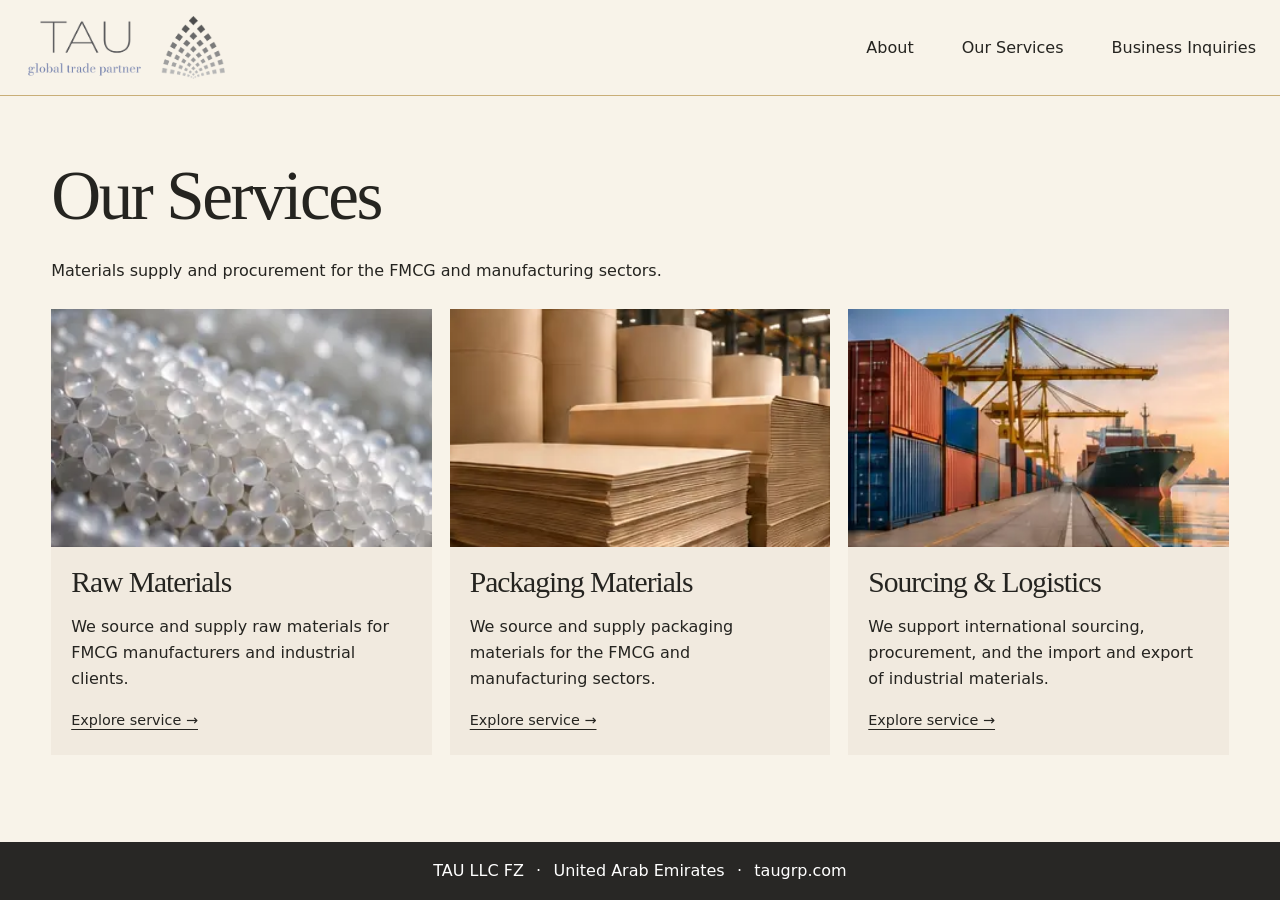
<file: services/index.html>
<!doctype html>
<html lang="en"><head><meta charset="utf-8"><meta name="viewport" content="width=device-width, initial-scale=1">
<title>Our Services | TAU LLC FZ</title><link rel="stylesheet" href="../assets/site.css"></head>
<body><header><div class="wrap nav"><a href="../"><img width="205" src="../assets/logo.png" alt="TAU, global trade partner"></a>
<nav aria-label="Main navigation"><a href="../#about">About</a><a href="../services/">Our Services</a><a href="../#inquiries">Business Inquiries</a></nav></div></header>
<main><section class="wrap section"><h1>Our Services</h1><p>Materials supply and procurement for the FMCG and manufacturing sectors.</p><div class="cards"><a class="card" href="../services/raw-materials/"><img src="../assets/raw-materials.webp" alt=""><div><h3>Raw Materials</h3><p>We source and supply raw materials for FMCG manufacturers and industrial clients.</p><span class="more">Explore service →</span></div></a><a class="card" href="../services/packaging-materials/"><img src="../assets/packaging-materials.webp" alt=""><div><h3>Packaging Materials</h3><p>We source and supply packaging materials for the FMCG and manufacturing sectors.</p><span class="more">Explore service →</span></div></a><a class="card" href="../services/sourcing-logistics/"><img src="../assets/sourcing-logistics.webp" alt=""><div><h3>Sourcing & Logistics</h3><p>We support international sourcing, procurement, and the import and export of industrial materials.</p><span class="more">Explore service →</span></div></a></div></section></main><footer>TAU LLC FZ <span>·</span> United Arab Emirates <span>·</span> taugrp.com</footer></body></html>
</file>
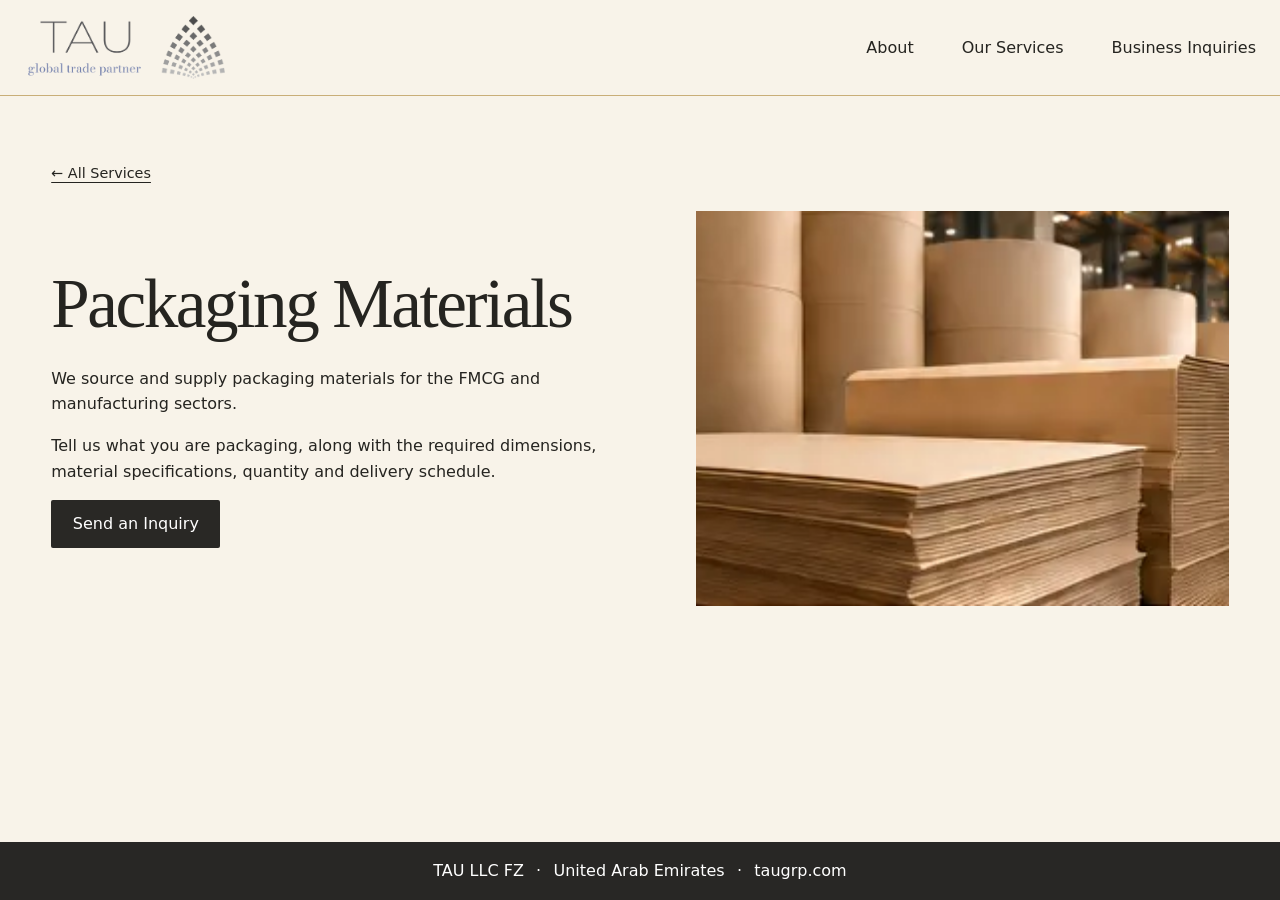
<file: services/packaging-materials/index.html>
<!doctype html>
<html lang="en"><head><meta charset="utf-8"><meta name="viewport" content="width=device-width, initial-scale=1">
<title>Packaging Materials | TAU LLC FZ</title><link rel="stylesheet" href="../../assets/site.css"></head>
<body><header><div class="wrap nav"><a href="../../"><img width="205" src="../../assets/logo.png" alt="TAU, global trade partner"></a>
<nav aria-label="Main navigation"><a href="../../#about">About</a><a href="../../services/">Our Services</a><a href="../../#inquiries">Business Inquiries</a></nav></div></header>
<main><section class="wrap section"><a class="more" href="../../services/">← All Services</a>
<div class="detail"><div><h1>Packaging Materials</h1><p>We source and supply packaging materials for the FMCG and manufacturing sectors.</p><p>Tell us what you are packaging, along with the required dimensions, material specifications, quantity and delivery schedule.</p>
<a class="button" href="../../?service=packaging-materials#inquiries">Send an Inquiry</a></div>
<img src="../../assets/packaging-materials.webp" alt=""></div></section></main><footer>TAU LLC FZ <span>·</span> United Arab Emirates <span>·</span> taugrp.com</footer></body></html>
</file>
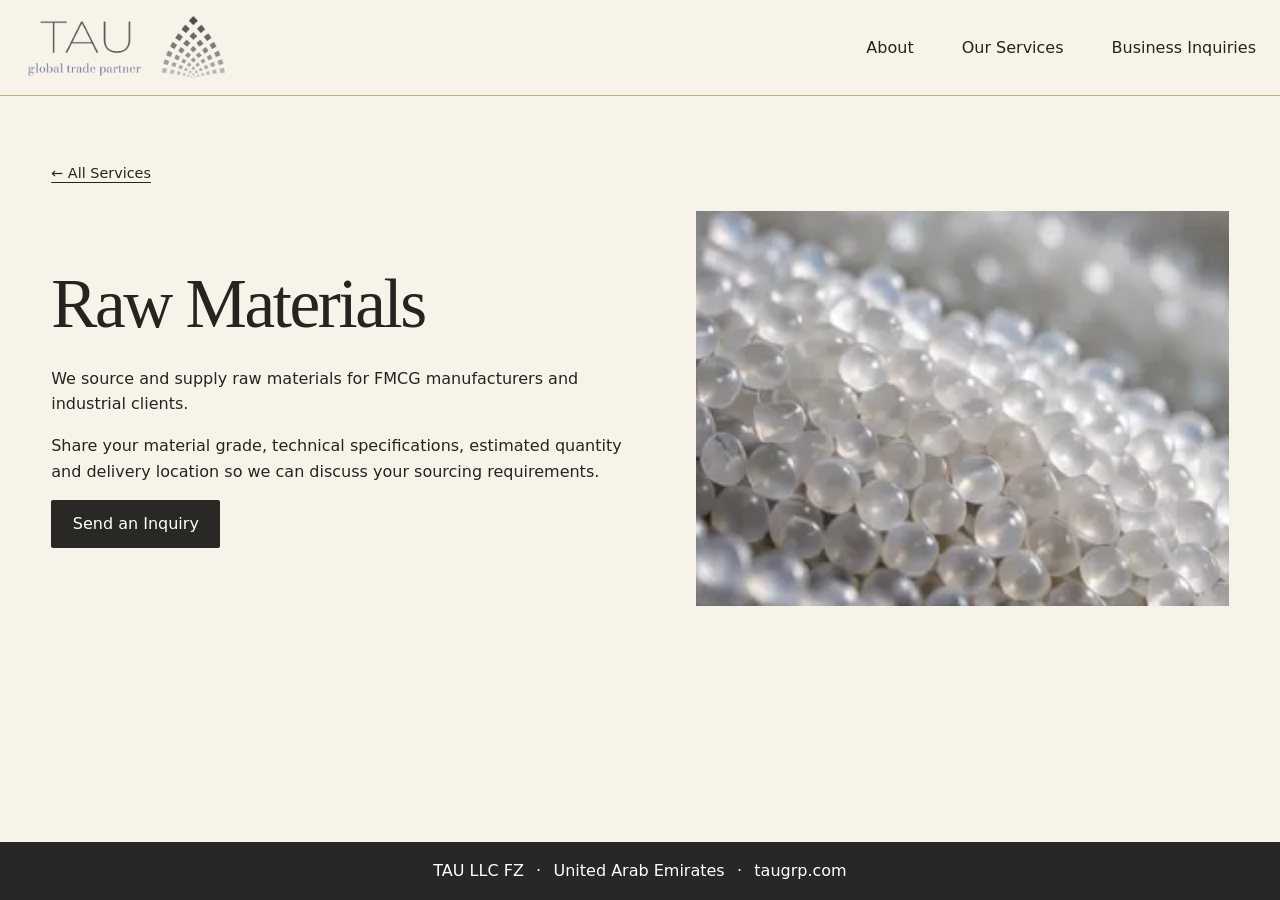
<file: services/raw-materials/index.html>
<!doctype html>
<html lang="en"><head><meta charset="utf-8"><meta name="viewport" content="width=device-width, initial-scale=1">
<title>Raw Materials | TAU LLC FZ</title><link rel="stylesheet" href="../../assets/site.css"></head>
<body><header><div class="wrap nav"><a href="../../"><img width="205" src="../../assets/logo.png" alt="TAU, global trade partner"></a>
<nav aria-label="Main navigation"><a href="../../#about">About</a><a href="../../services/">Our Services</a><a href="../../#inquiries">Business Inquiries</a></nav></div></header>
<main><section class="wrap section"><a class="more" href="../../services/">← All Services</a>
<div class="detail"><div><h1>Raw Materials</h1><p>We source and supply raw materials for FMCG manufacturers and industrial clients.</p><p>Share your material grade, technical specifications, estimated quantity and delivery location so we can discuss your sourcing requirements.</p>
<a class="button" href="../../?service=raw-materials#inquiries">Send an Inquiry</a></div>
<img src="../../assets/raw-materials.webp" alt=""></div></section></main><footer>TAU LLC FZ <span>·</span> United Arab Emirates <span>·</span> taugrp.com</footer></body></html>
</file>
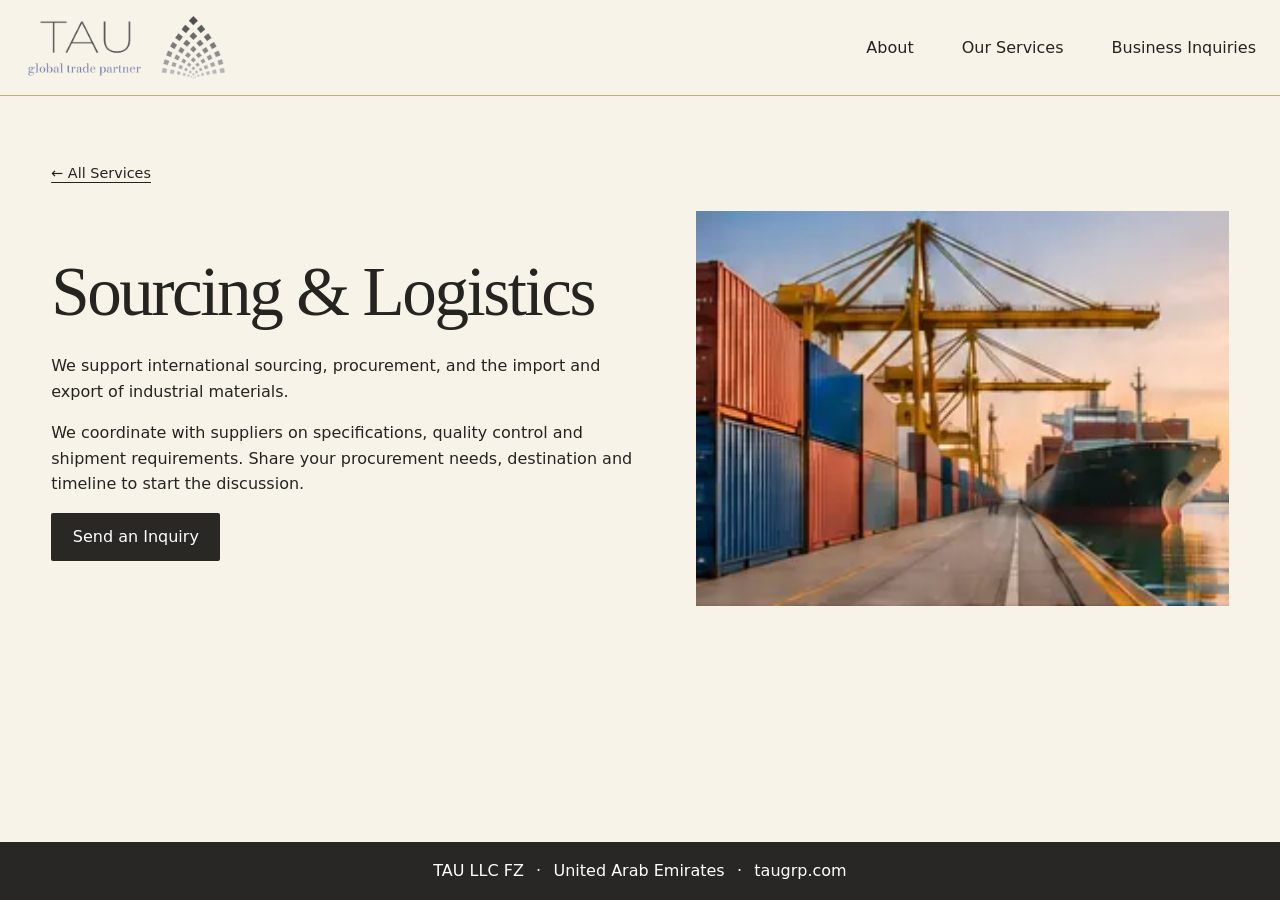
<file: services/sourcing-logistics/index.html>
<!doctype html>
<html lang="en"><head><meta charset="utf-8"><meta name="viewport" content="width=device-width, initial-scale=1">
<title>Sourcing & Logistics | TAU LLC FZ</title><link rel="stylesheet" href="../../assets/site.css"></head>
<body><header><div class="wrap nav"><a href="../../"><img width="205" src="../../assets/logo.png" alt="TAU, global trade partner"></a>
<nav aria-label="Main navigation"><a href="../../#about">About</a><a href="../../services/">Our Services</a><a href="../../#inquiries">Business Inquiries</a></nav></div></header>
<main><section class="wrap section"><a class="more" href="../../services/">← All Services</a>
<div class="detail"><div><h1>Sourcing & Logistics</h1><p>We support international sourcing, procurement, and the import and export of industrial materials.</p><p>We coordinate with suppliers on specifications, quality control and shipment requirements. Share your procurement needs, destination and timeline to start the discussion.</p>
<a class="button" href="../../?service=sourcing-logistics#inquiries">Send an Inquiry</a></div>
<img src="../../assets/sourcing-logistics.webp" alt=""></div></section></main><footer>TAU LLC FZ <span>·</span> United Arab Emirates <span>·</span> taugrp.com</footer></body></html>
</file>
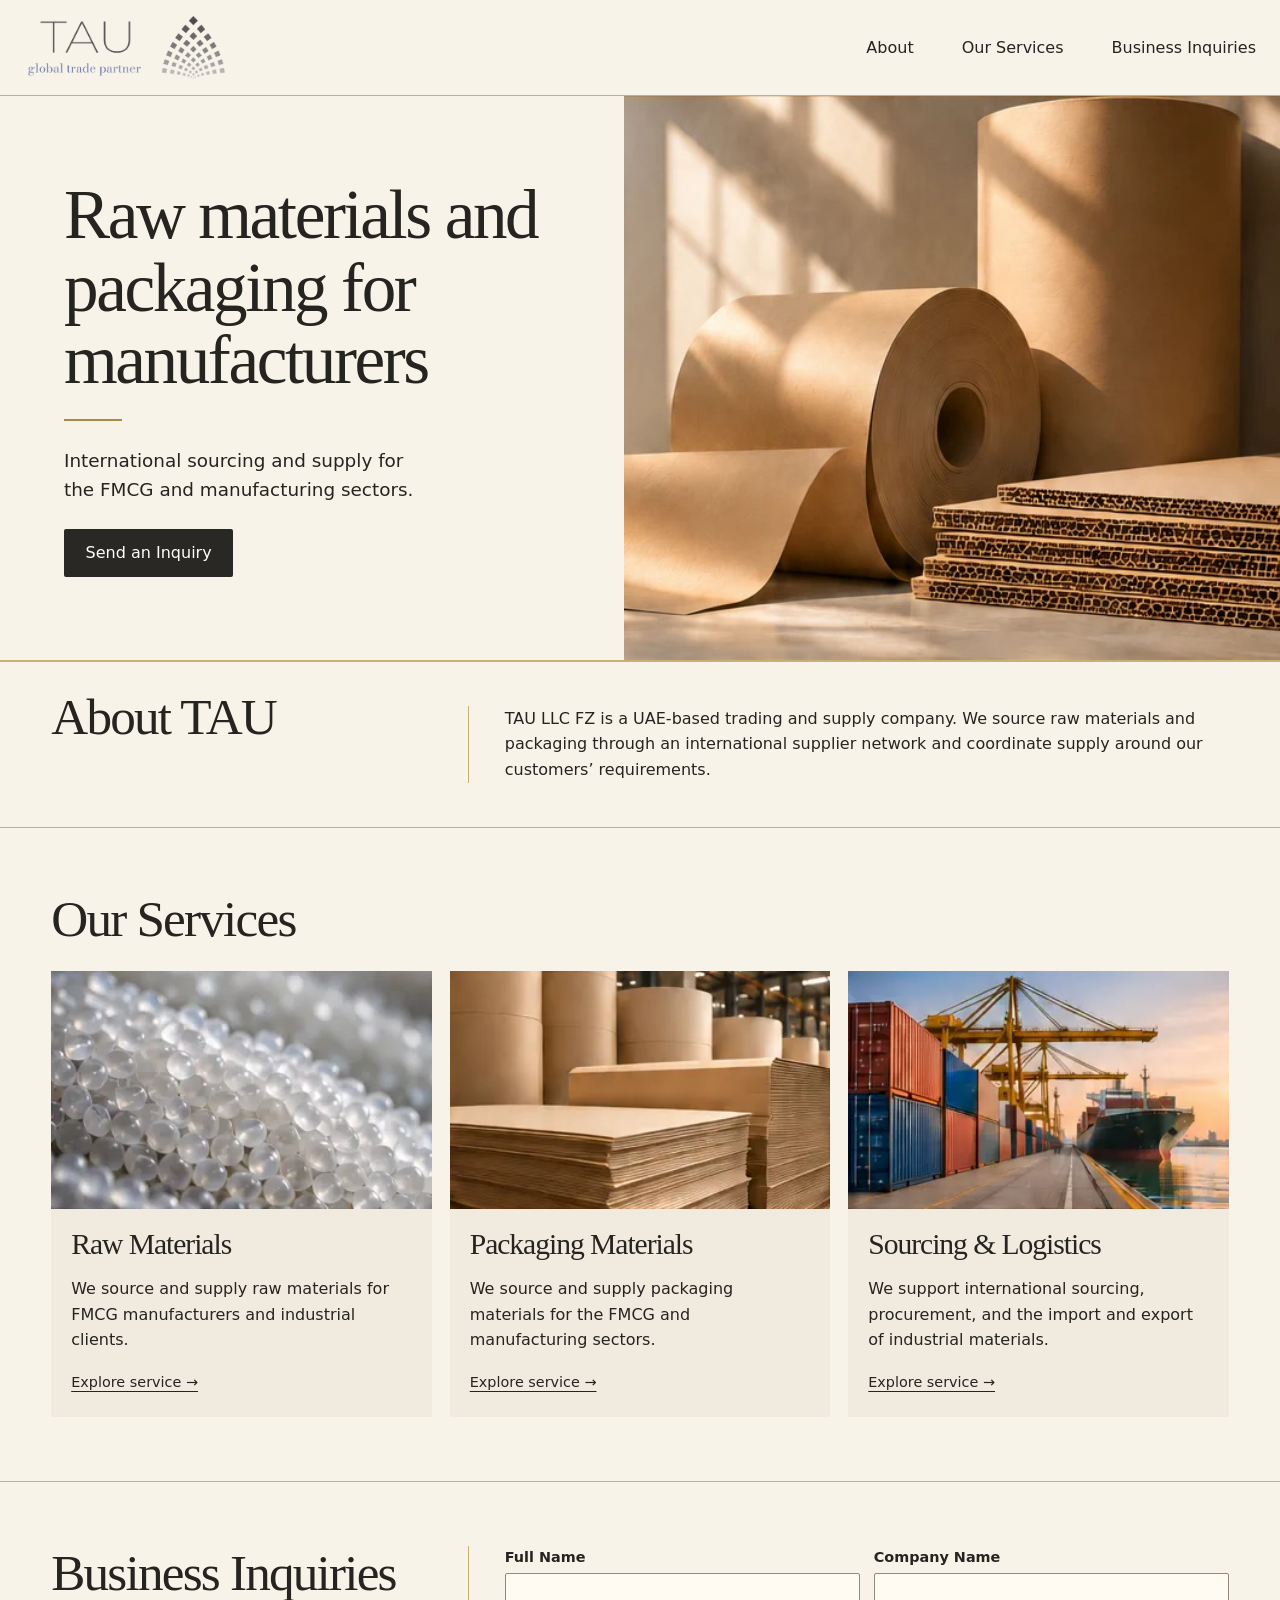
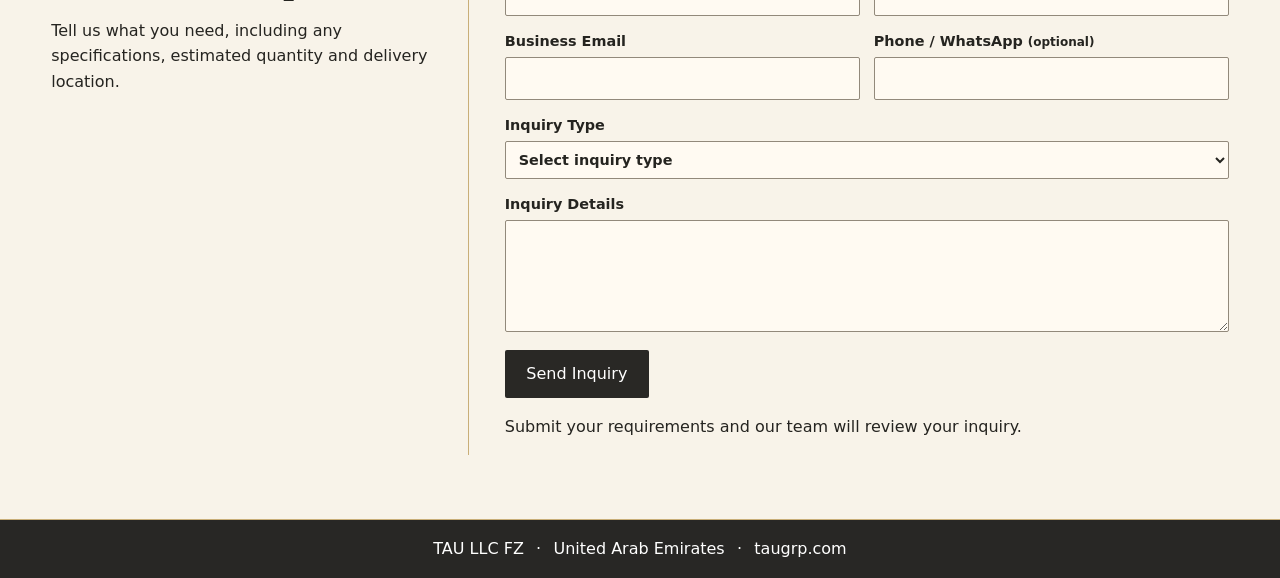
<file: index (2).html>
<!doctype html>
<html lang="en"><head><meta charset="utf-8"><meta name="viewport" content="width=device-width, initial-scale=1">
<title>Raw Materials and Packaging | TAU LLC FZ</title><link rel="stylesheet" href="./assets/site.css"></head>
<body><header><div class="wrap nav"><a href="./"><img width="205" src="./assets/logo.png" alt="TAU, global trade partner"></a>
<nav aria-label="Main navigation"><a href="./#about">About</a><a href="./services/">Our Services</a><a href="./#inquiries">Business Inquiries</a></nav></div></header>
<main>
<section class="hero"><div class="hero-copy"><h1>Raw materials and packaging for manufacturers</h1>
<p>International sourcing and supply for the FMCG and manufacturing sectors.</p>
<a class="button" href="#inquiries">Send an Inquiry</a></div><img src="./assets/hero.webp" alt="Kraft paper rolls and layered corrugated board"></section>
<section class="band" id="about"><div class="wrap split"><h2>About TAU</h2><p>TAU LLC FZ is a UAE-based trading and supply company. We source raw materials and packaging through an international supplier network and coordinate supply around our customers’ requirements.</p></div></section>
<section class="wrap section"><h2>Our Services</h2><div class="cards"><a class="card" href="./services/raw-materials/"><img src="./assets/raw-materials.webp" alt=""><div><h3>Raw Materials</h3><p>We source and supply raw materials for FMCG manufacturers and industrial clients.</p><span class="more">Explore service →</span></div></a><a class="card" href="./services/packaging-materials/"><img src="./assets/packaging-materials.webp" alt=""><div><h3>Packaging Materials</h3><p>We source and supply packaging materials for the FMCG and manufacturing sectors.</p><span class="more">Explore service →</span></div></a><a class="card" href="./services/sourcing-logistics/"><img src="./assets/sourcing-logistics.webp" alt=""><div><h3>Sourcing & Logistics</h3><p>We support international sourcing, procurement, and the import and export of industrial materials.</p><span class="more">Explore service →</span></div></a></div></section>
<section class="band" id="inquiries"><div class="wrap split section"><div><h2>Business Inquiries</h2><p>Tell us what you need, including any specifications, estimated quantity and delivery location.</p></div>
<form name="tau-inquiry" method="POST" data-netlify="true" netlify-honeypot="bot-field" aria-describedby="form-status"><input type="hidden" name="form-name" value="tau-inquiry"><p hidden><label>Leave empty<input name="bot-field"></label></p><div class="fields">
<label>Full Name<input name="name" autocomplete="name" required></label><label>Company Name<input name="company" autocomplete="organization" required></label>
<label>Business Email<input name="email" type="email" autocomplete="email" required></label><label>Phone / WhatsApp <small>(optional)</small><input name="phone" type="tel" autocomplete="tel"></label>
<label class="wide">Inquiry Type<select name="inquiry-type" id="type" required><option value="">Select inquiry type</option><option value="raw-materials">Raw Materials</option><option value="packaging-materials">Packaging Materials</option><option value="sourcing-logistics">Sourcing &amp; Logistics</option><option value="other">Other</option></select></label>
<label class="wide">Inquiry Details<textarea name="message" rows="4" required></textarea></label></div>
<button class="button" type="submit">Send Inquiry</button><p id="form-status">Submit your requirements and our team will review your inquiry.</p></form></div></section>
<script>
const selection = new URLSearchParams(location.search).get('service');
const inquiryType = document.querySelector('#type');
if ([...inquiryType.options].some(option => option.value === selection)) inquiryType.value = selection;

</script></main><footer>TAU LLC FZ <span>·</span> United Arab Emirates <span>·</span> taugrp.com</footer></body></html>
</file>
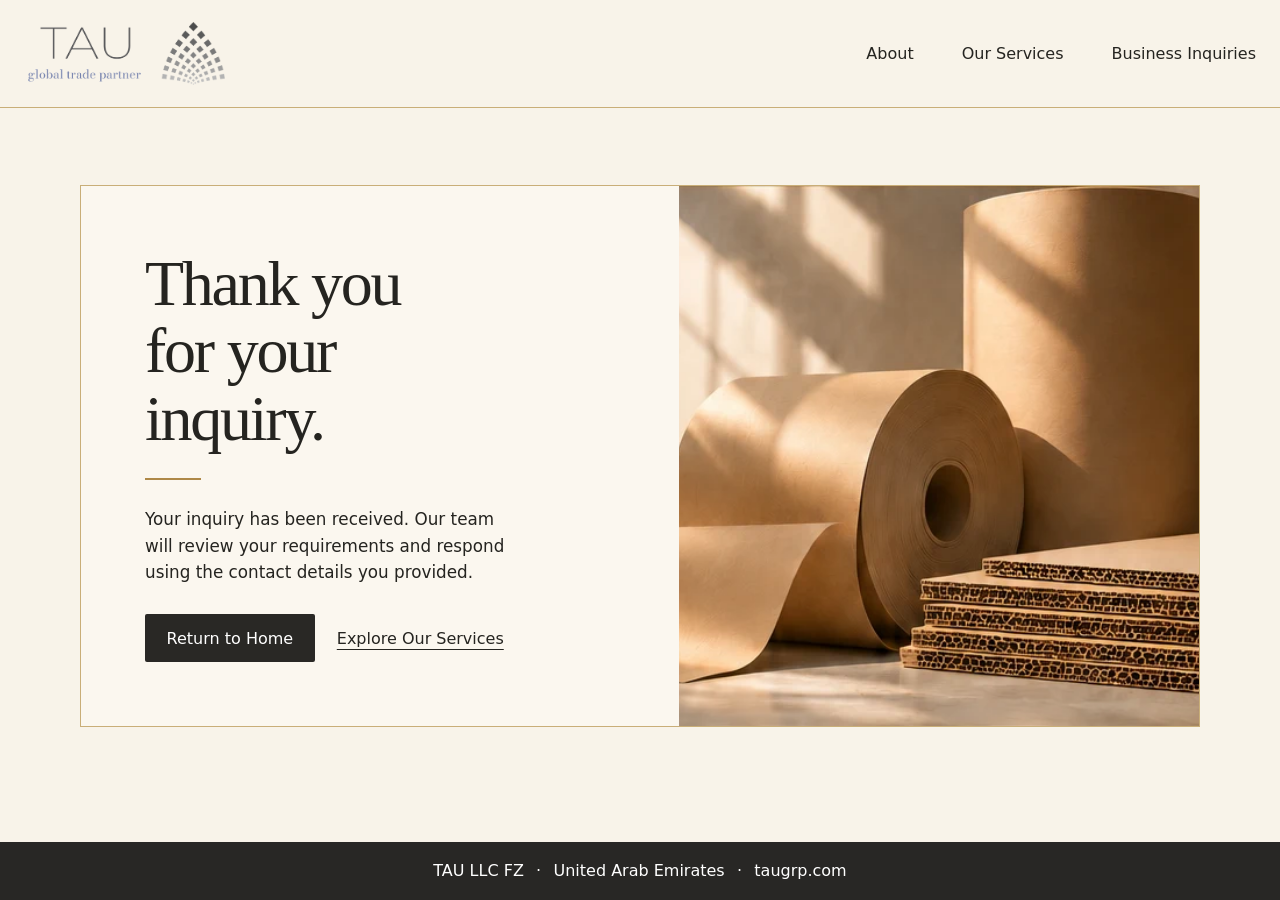
<file: thank-you.html>
<!doctype html>
<html lang="en">
<head>
<meta charset="utf-8">
<meta name="viewport" content="width=device-width, initial-scale=1">
<meta name="robots" content="noindex">
<title>Thank You | TAU LLC FZ</title>
<link rel="stylesheet" href="./assets/site.css">
<style>
header .nav{width:100%;max-width:none;margin:0;padding:18px 24px}
.confirmation{width:min(1120px,92%);margin:clamp(30px,6vw,90px) auto;display:grid;grid-template-columns:1.15fr 1fr;border:1px solid #c9ae78;background:#fbf7ef}
.confirmation-copy{padding:clamp(28px,5vw,72px);align-self:center}
.confirmation h1{font-size:clamp(2.8rem,5vw,5rem);max-width:10ch}
.confirmation h1::after{content:"";display:block;width:56px;height:2px;background:#ae8847;margin:26px 0}
.confirmation p{max-width:35ch;margin:0 0 28px;font-size:1.05rem}
.confirmation-photo{width:100%;height:100%;min-height:440px;object-fit:cover}
.confirmation-links{display:flex;flex-wrap:wrap;align-items:center;gap:22px}
.confirmation-links a:last-child{text-underline-offset:5px}
@media(max-width:720px){.confirmation{grid-template-columns:1fr}.confirmation-photo{min-height:0;height:240px}.confirmation-copy{padding:32px 24px}}
</style>
</head>
<body>
<header><div class="nav"><a href="./" aria-label="TAU homepage"><img src="./assets/logo.png" width="205" alt="TAU, global trade partner"></a><nav aria-label="Main navigation"><a href="./#about">About</a><a href="./services/">Our Services</a><a href="./#inquiries">Business Inquiries</a></nav></div></header>
<main>
<section class="confirmation" aria-labelledby="confirmation-heading">
<div class="confirmation-copy">
<h1 id="confirmation-heading">Thank you for your inquiry.</h1>
<p>Your inquiry has been received. Our team will review your requirements and respond using the contact details you provided.</p>
<div class="confirmation-links"><a class="button" href="./">Return to Home</a><a href="./services/">Explore Our Services</a></div>
</div>
<img class="confirmation-photo" src="./assets/hero.webp" alt="Kraft paper rolls and corrugated packaging materials">
</section>
</main>
<footer>TAU LLC FZ <span>·</span> United Arab Emirates <span>·</span> taugrp.com</footer>
</body></html>
</file>
<file: assets/site.css>
:root{color:#252420;background:#f8f3e9;font:16px/1.6 system-ui,sans-serif;--gold:#ae8847;--line:#c9ae78}
*{box-sizing:border-box}
body{margin:0;min-height:100vh;display:flex;flex-direction:column}
main{flex:1} a{color:inherit} img{display:block;max-width:100%}
.wrap{width:min(1220px,92%);margin:auto}
header,.band{border-block-end:1px solid var(--line)}
.nav{width:100%;max-width:none;margin:0;display:flex;align-items:center;justify-content:space-between;gap:24px;padding:12px 24px}
nav{display:flex;flex-wrap:wrap;gap:clamp(12px,4vw,48px)}
nav a,.card{text-decoration:none}
nav a:hover,.more{text-decoration:underline;text-underline-offset:4px}
h1,h2,h3{font-family:Georgia,serif;line-height:1.05;letter-spacing:-.035em;font-weight:500;margin:0 0 .36em}
h1{font-size:clamp(2.6rem,5.4vw,5.4rem)} h2{font-size:clamp(2.2rem,4vw,3.7rem)} h3{font-size:1.85rem}
.hero{display:grid;grid-template-columns:1fr 1.05fr;min-height:480px;border-bottom:1px solid var(--line)}
.hero-copy{align-self:center;padding:clamp(25px,5vw,80px)}
.hero img{width:100%;height:100%;object-fit:cover}
.hero p{font-size:1.15rem;max-width:32ch;margin-bottom:1.5rem}
.hero h1::after{content:'';display:block;background:var(--gold);width:58px;height:2px;margin-top:22px}
.split{display:grid;grid-template-columns:1fr 2fr;gap:36px;align-items:start;padding-block:28px}
.split > :nth-child(2){border-left:1px solid var(--line);padding-left:36px}
.section{padding-block:clamp(32px,5vw,70px)}
.band{border-top:1px solid var(--line)}
.cards{display:grid;grid-template-columns:repeat(3,1fr);gap:18px;margin-top:26px}
.card{display:block;background:#f1eadf;border-bottom:2px solid transparent}
.card:hover{border-color:var(--gold)}
.card img{width:100%;aspect-ratio:1.6;object-fit:cover}
.card div{padding:20px}.more{font-size:.9rem}
.detail{display:grid;grid-template-columns:1.1fr 1fr;gap:5%;align-items:center;margin-top:25px}
.detail img{width:100%;object-fit:cover;aspect-ratio:1.35}
.button{display:inline-block;background:#292825;color:#fff;padding:.7rem 1.35rem;text-decoration:none;border:0;font:inherit;border-radius:2px}
.button:hover{background:#464138}.button:disabled{opacity:.55}
.fields{display:grid;grid-template-columns:1fr 1fr;gap:14px;margin-bottom:18px}
label{font-size:.9rem;font-weight:600}
input,select,textarea{display:block;width:100%;background:#fffaf2;border:1px solid #92897b;border-radius:2px;padding:9px;font:inherit;color:inherit;margin-top:4px}
.wide{grid-column:1/-1}
footer{text-align:center;background:#282725;color:#fff;padding:16px} footer span{margin:0 .45rem}
:focus-visible{outline:2px solid #5d571d;outline-offset:4px}
@media(max-width:720px){.nav{align-items:flex-start;flex-direction:column;gap:8px}.nav img{width:155px}.hero,.split,.detail,.cards{grid-template-columns:1fr}.hero img{max-height:350px}.split > :nth-child(2){padding-left:0;border:0}.split{gap:10px}.detail{gap:20px}}
@media(max-width:420px){.fields{grid-template-columns:1fr}}
</file>
